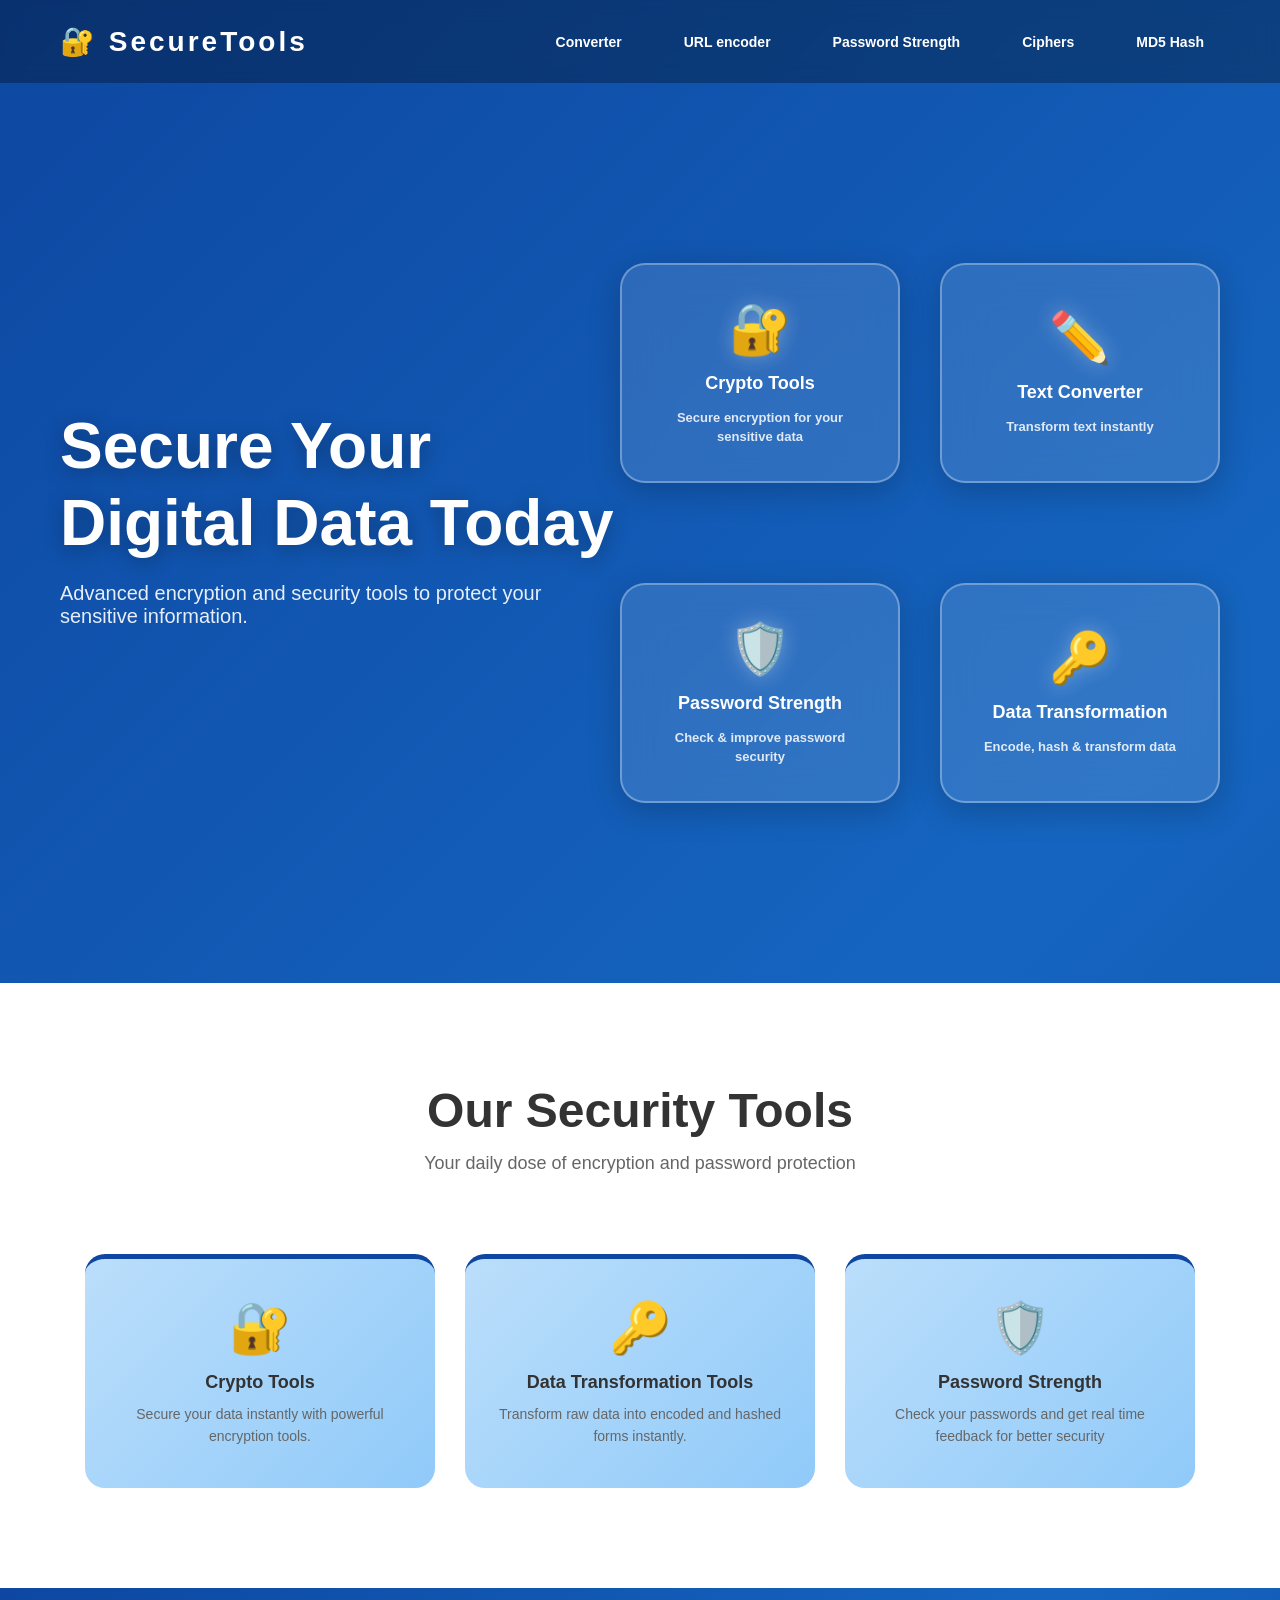
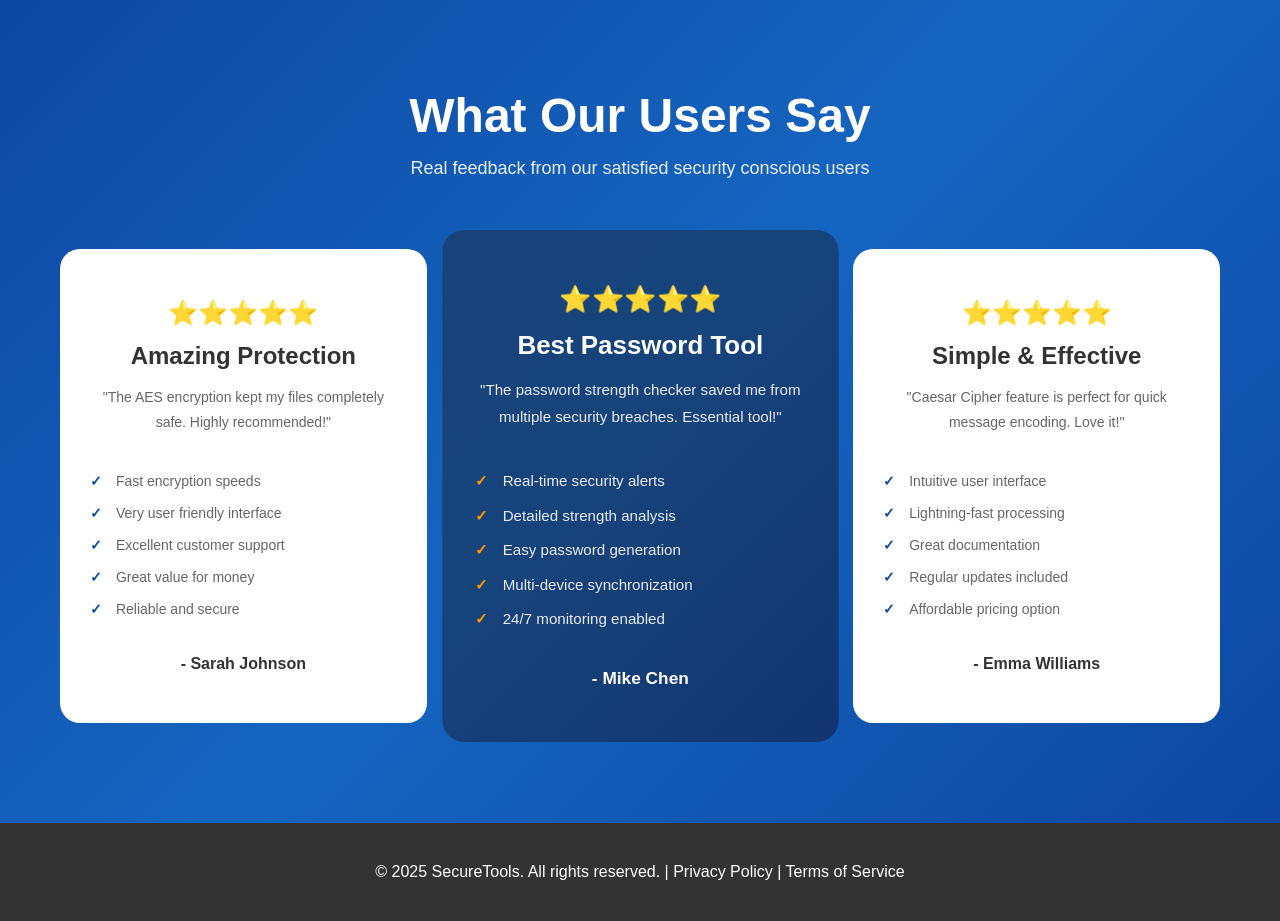
<file: index.html>
<!DOCTYPE html>
<html>
<head>
    <title>ICT Project</title>
    <style>
* {
    margin: 0;
    padding: 0;
    box-sizing: border-box;
}
body {
    font-family: 'Segoe UI', Tahoma, Geneva, Verdana, sans-serif;
    background: linear-gradient(135deg, #0d47a1 0%, #1565c0 50%, #0d47a1 100%);
    color: #333;
    min-height: 100vh;
}
.header {
    background: rgba(0, 0, 0, 0.3);
    padding: 25px 60px;
    display: flex;
    justify-content: space-between;
    align-items: center;
    backdrop-filter: blur(10px);
    position: sticky;
    top: 0;
    z-index: 100;
}
.brand {
    font-size: 28px;
    font-weight: 900;
    color: #fff;
    letter-spacing: 3px;
}
.menu {
    display: flex;
    gap: 30px;
}
.menu a {
    color: #fff;
    text-decoration: none;
    font-size: 14px;
    font-weight: 600;
    padding: 8px 16px;
    border-radius: 25px;
    transition: 0.3s;
}
.menu a:hover {
    background: rgba(255, 255, 255, 0.2);
    transform: translateY(-2px);
}
.banner {
    min-height: 100vh;
    display: flex;
    align-items: center;
    justify-content: space-between;
    padding: 80px 60px;
    position: relative;
    overflow: visible;
}
.banner-text {
    flex: 1;
    z-index: 2;
    color: white;
    max-width: 600px;
}
.banner-text h1 {
    font-size: 64px;
    font-weight: 900;
    line-height: 1.2;
    margin-bottom: 20px;
    text-shadow: 0 4px 20px rgba(0, 0, 0, 0.3);
}
.banner-text p {
    font-size: 20px;
    color: rgba(255, 255, 255, 0.9);
    margin-bottom: 30px;
}


.banner-graphic {
    flex: 1;
    position: relative;
    height: 600px;
    display: grid;
    grid-template-columns: 1fr 1fr;
    gap: 40px;
    align-items: center;
    justify-items: center;
}
.floating-card {
    position: relative;
    background: rgba(255, 255, 255, 0.12);
    border: 2px solid rgba(255, 255, 255, 0.3);
    border-radius: 25px;
    backdrop-filter: blur(20px);
    padding: 40px 30px;
    color: white;
    font-weight: 600;
    box-shadow: 0 8px 32px rgba(0, 0, 0, 0.2);
    display: flex;
    flex-direction: column;
    align-items: center;
    justify-content: center;
    gap: 15px;
    font-size: 18px;
    width: 280px;
    height: 220px;
    transition: all 0.3s ease;
    animation: pulse-float 4s ease-in-out infinite;
}
.floating-card:hover {
    background: rgba(255, 255, 255, 0.18);
    transform: translateY(-8px) scale(1.05);
    box-shadow: 0 15px 40px rgba(255, 255, 255, 0.2);
    border-color: rgba(255, 255, 255, 0.5);
}
.floating-card:nth-child(1) {
    animation-delay: 0s;
}
.floating-card:nth-child(2) {
    animation-delay: 1s;
}
.floating-card:nth-child(3) {
    animation-delay: 2s;
}
.floating-card:nth-child(4) {
    animation-delay: 3s;
}
@keyframes pulse-float {
    0%, 100% {
        transform: translateY(0px);
    }
    50% {
        transform: translateY(-20px);
    }
}
.card-icon {
    font-size: 50px;
    display: block;
    filter: drop-shadow(0 0 10px rgba(255, 255, 255, 0.3));
}
.card-title {
    font-size: 18px;
    font-weight: 700;
    text-align: center;
}
.card-desc {
    font-size: 13px;
    color: rgba(255, 255, 255, 0.85);
    text-align: center;
    line-height: 1.4;
}
.features {
    padding: 100px 60px;
    background: white;
}
.features-header {
    text-align: center;
    margin-bottom: 80px;
}
.features-header h2 {
    font-size: 48px;
    color: #333;
    margin-bottom: 15px;
    font-weight: 900;
}
.features-header p {
    font-size: 18px;
    color: #666;
}
.features-container {
    display: flex;
    justify-content: center;
    gap: 30px;
    max-width: 1400px;
    margin: 0 auto;
    flex-wrap: wrap;
}
.feature-item {
    text-align: center;
    padding: 40px 25px;
    background: linear-gradient(135deg, #bbdefb 0%, #90caf9 100%);
    border-radius: 20px;
    transition: 0.4s;
    cursor: pointer;
    border-top: 5px solid #0d47a1;
    flex: 0 1 calc(33.333% - 20px);
    max-width: 350px;
}
.feature-item:hover {
    transform: translateY(-10px);
    box-shadow: 0 20px 40px rgba(0, 0, 0, 0.1);
}
.feature-icon {
    font-size: 50px;
    margin-bottom: 15px;
    display: block;
}
.feature-item h3 {
    font-size: 18px;
    color: #333;
    margin-bottom: 10px;
    font-weight: 700;
}
.feature-item p {
    font-size: 14px;
    color: #666;
    line-height: 1.6;
}
.pricing {
    padding: 100px 60px;
    background: linear-gradient(135deg, #0d47a1 0%, #1565c0 50%, #0d47a1 100%);
}
.pricing-header {
    text-align: center;
    margin-bottom: 70px;
    color: white;
}
.pricing-header h2 {
    font-size: 48px;
    margin-bottom: 15px;
    font-weight: 900;
}
.pricing-header p {
    font-size: 18px;
    opacity: 0.9;
}
.pricing-cards {
    display: grid;
    grid-template-columns: repeat(3, 1fr);
    gap: 30px;
    max-width: 1200px;
    margin: 0 auto;
}
.price-card {
    background: white;
    padding: 50px 30px;
    border-radius: 20px;
    text-align: center;
    transition: 0.4s;
    position: relative;
}
.price-card:hover {
    transform: scale(1.05);
    box-shadow: 0 20px 50px rgba(0, 0, 0, 0.2);
}
.price-card.featured {
    background: linear-gradient(135deg, #1e2d4283 0%, rgba(19, 14, 35, 0.463) 100%);
    color: white;
    transform: scale(1.08);
}
.price-card h3 {
    font-size: 24px;
    margin-bottom: 15px;
    font-weight: 700;
}
.price {
    font-size: 48px;
    font-weight: 900;
    margin: 20px 0;
}
.price-card p {
    font-size: 14px;
    color: #666;
    margin-bottom: 30px;
    line-height: 1.8;
}
.price-card.featured p {
    color: rgba(255, 255, 255, 0.9);
}
.features-list {
    text-align: left;
    margin-bottom: 30px;
    font-size: 14px;
    color: #666;
}
.price-card.featured .features-list {
    color: rgba(255, 255, 255, 0.9);
}
.features-list li {
    list-style: none;
    padding: 8px 0;
}
.features-list li:before {
    content: "✓ ";
    color: #0d47a1;
    font-weight: bold;
    margin-right: 10px;
}
.price-card.featured .features-list li:before {
    color: #ff9800;
}
.btn-price {
    width: 100%;
    padding: 14px 20px;
    border: none;
    border-radius: 10px;
    font-size: 16px;
    font-weight: 700;
    cursor: pointer;
    transition: 0.3s;
}
.price-card .btn-price {
    background: #0d47a1;
    color: white;
}
.price-card .btn-price:hover {
    background: #0a3d91;
}
.price-card.featured .btn-price {
    background: #ff9800;
    color: #fff;
}
.price-card.featured .btn-price:hover {
    background: #fb8c00;
}
.footer {
    background: #333;
    color: white;
    text-align: center;
    padding: 40px 60px;
}
@media (max-width: 768px) {
    .banner {
        flex-direction: column;
        padding: 40px 20px;
        text-align: center;
    }
    .banner-text h1 {
        font-size: 40px;
    }
    .banner-text p {
        font-size: 16px;
    }
    .banner-buttons {
        justify-content: center;
    }
    .banner-graphic {
        grid-template-columns: 1fr 1fr;
        gap: 20px;
        height: auto;
        margin-top: 40px;
    }
    .floating-card {
        width: 100%;
        height: 180px;
        padding: 30px 20px;
    }
    .features-container {
        flex-direction: column;
    }
    .pricing-cards {
        grid-template-columns: 1fr;
    }
    .price-card.featured {
        transform: scale(1);
    }
    .menu {
        gap: 15px;
        font-size: 12px;
    }
    .features-header h2 {
        font-size: 36px;
    }
    .pricing-header h2 {
        font-size: 36px;
    }
}
    </style>
</head>
<body>
    <div class="header">
        <div class="brand">🔐 SecureTools</div>
        <nav class="menu">
            <a href="converter.html">Converter</a>
            <a href="urlencoder.html">URL encoder</a>
            <a href="passwordstrength.html">Password Strength</a>
            <a href="crytotools.html">Ciphers</a>
            <a href="md5hash.html">MD5 Hash</a>
        </nav>
    </div>
    <section class="banner">
        <div class="banner-text">
            <h1>Secure Your Digital Data Today</h1>
            <p>Advanced encryption and security tools to protect your sensitive information.</p>
        
        </div>
        <div class="banner-graphic">
            <div class="floating-card">
                <div class="card-icon">🔐</div>
                <div class="card-title">Crypto Tools</div>
                <div class="card-desc">Secure encryption for your sensitive data</div>
            </div>
            <div class="floating-card">
                <div class="card-icon">✏️</div>
                <div class="card-title">Text Converter</div>
                <div class="card-desc">Transform text instantly</div>
            </div>
            <div class="floating-card">
                <div class="card-icon">🛡️</div>
                <div class="card-title">Password Strength</div>
                <div class="card-desc">Check & improve password security</div>
            </div>
            <div class="floating-card">
                <div class="card-icon">🔑</div>
                <div class="card-title">Data Transformation</div>
                <div class="card-desc">Encode, hash & transform data</div>
            </div>
        </div>
    </section>
    <section class="features" id="features">
        <div class="features-header">
            <h2>Our Security Tools</h2>
            <p>Your daily dose of encryption and password protection</p>
        </div>
        <div class="features-container">
            <div class="feature-item" id="aes">
                <span class="feature-icon">🔐</span>
                <h3>Crypto Tools</h3>
                <p>Secure your data instantly with powerful encryption tools.</p>
            </div>
            <div class="feature-item" id="cipher">
                <span class="feature-icon">🔑</span>
                <h3>Data Transformation Tools</h3>
                <p>Transform raw data into encoded and hashed forms instantly.</p>
            </div>
            <div class="feature-item" id="password">
                <span class="feature-icon">🛡️</span>
                <h3>Password Strength</h3>
                <p>Check your passwords and get real time feedback for better security</p>
            </div>
        </div>
    </section>
    <section class="pricing" id="pricing">
        <div class="pricing-header">
            <h2>What Our Users Say</h2>
            <p>Real feedback from our satisfied security conscious users</p>
        </div>
        <div class="pricing-cards">
            <div class="price-card">
                <h3>⭐⭐⭐⭐⭐</h3>
                <div class="price" style="font-size: 24px; margin: 15px 0;">Amazing Protection</div>
                <p>"The AES encryption kept my files completely safe. Highly recommended!"</p>
                <ul class="features-list">
                    <li>Fast encryption speeds</li>
                    <li>Very user friendly interface</li>
                    <li>Excellent customer support</li>
                    <li>Great value for money</li>
                    <li>Reliable and secure</li>
                </ul>
                <div style="font-weight: 700; margin-top: 15px;">- Sarah Johnson</div>
            </div>
            <div class="price-card featured">
                <h3>⭐⭐⭐⭐⭐</h3>
                <div class="price" style="font-size: 24px; margin: 15px 0;">Best Password Tool</div>
                <p>"The password strength checker saved me from multiple security breaches. Essential tool!"</p>
                <ul class="features-list">
                    <li>Real-time security alerts</li>
                    <li>Detailed strength analysis</li>
                    <li>Easy password generation</li>
                    <li>Multi-device synchronization</li>
                    <li>24/7 monitoring enabled</li>
                </ul>
                <div style="font-weight: 700; margin-top: 15px;">- Mike Chen</div>
            </div>
            <div class="price-card">
                <h3>⭐⭐⭐⭐⭐</h3>
                <div class="price" style="font-size: 24px; margin: 15px 0;">Simple & Effective</div>
                <p>"Caesar Cipher feature is perfect for quick message encoding. Love it!"</p>
                <ul class="features-list">
                    <li>Intuitive user interface</li>
                    <li>Lightning-fast processing</li>
                    <li>Great documentation</li>
                    <li>Regular updates included</li>
                    <li>Affordable pricing option</li>
                </ul>
                <div style="font-weight: 700; margin-top: 15px;">- Emma Williams</div>
            </div>
        </div>
    </section>
    <div class="footer">
        <p>&copy; 2025 SecureTools. All rights reserved. | Privacy Policy | Terms of Service</p>
    </div>
</body>
</html>
</file>
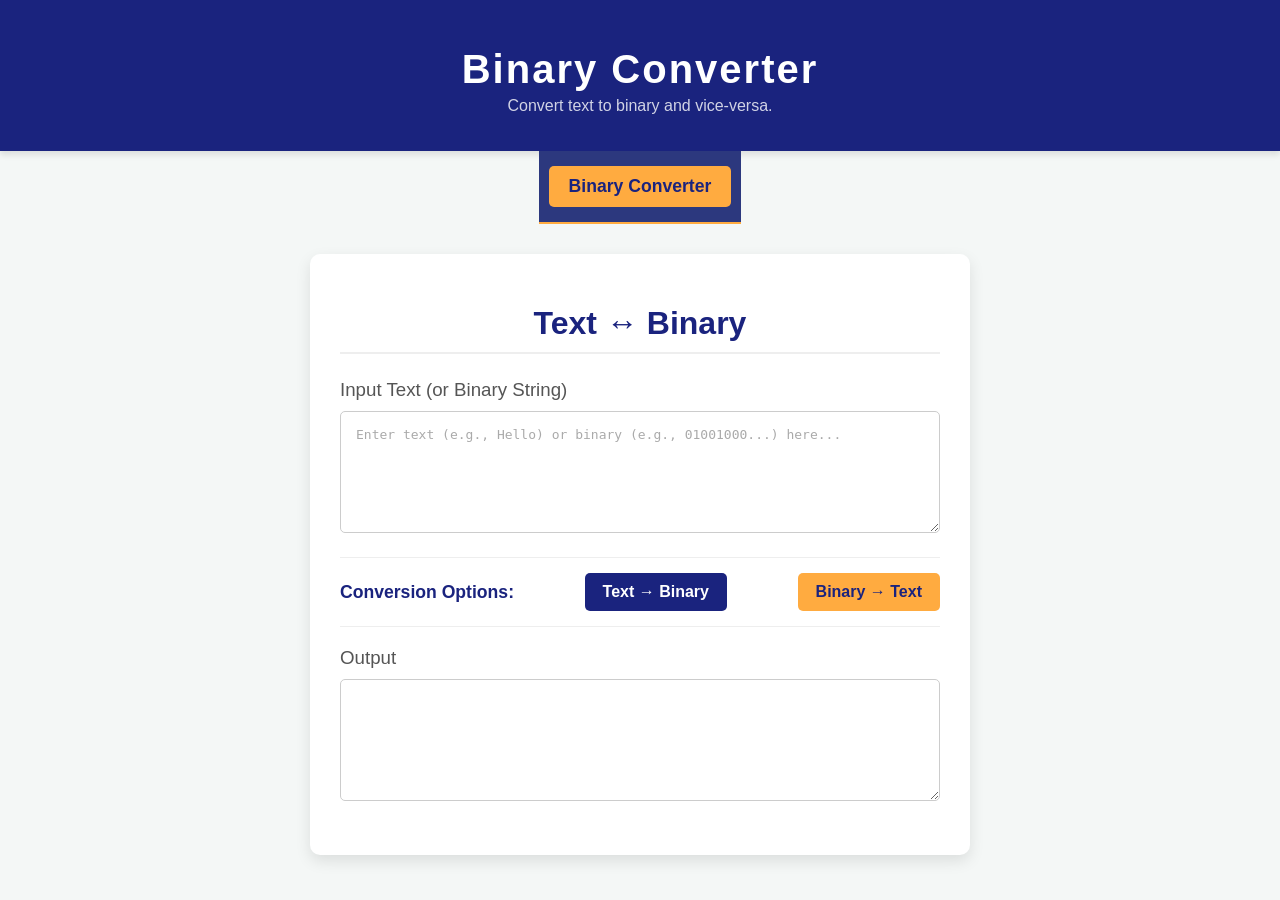
<file: converter.html>
<!DOCTYPE html>
<html lang="en">
<head>
    <meta charset="UTF-8">
    <meta name="viewport" content="width=device-width, initial-scale=1.0">
    <title>Binary Converter</title>
    <link rel="stylesheet" href="converter.css"> 
</head>
<body>
    <header>
        <h1>Binary Converter</h1>
        <p>Convert text to binary and vice-versa.</p>
    </header>

    <div>
        <nav>
            <button class="active"> Binary Converter</button>
        </nav>
    </div>
    <div class="div1" id="binary-tool">
        <h1>Text ↔ Binary</h1>
        
        <div class="div2">
            <h3>Input Text (or Binary String)</h3>
            <textarea 
                placeholder="Enter text (e.g., Hello) or binary (e.g., 01001000...) here..." id="input-text" rows="6"></textarea>
        </div>

        <div class="between">
            <label>Conversion Options:</label>
            <button onclick="textToBinary()">Text → Binary</button>
            <button onclick="binaryToText()">Binary → Text</button>
        </div>

        <div class="div2">
            <h3>Output</h3>
            <textarea 
                placeholder="Result will appear here..." id="output-text" rows="6" readonly>
            </textarea>
        </div>
    </div>
    <script>
        /**
         * Converts plain text to a binary string (8 bits per character, separated by spaces).
         */
        function textToBinary() {
            const inputText = document.getElementById("input-text").value;
            let binaryOutput = "";

            for (let i = 0; i < inputText.length; i++) {
                // Get the ASCII code (0-255) for the character
                const charCode = inputText.charCodeAt(i);
                
                // Convert the ASCII code to an 8-bit binary string
                const binary = charCode.toString(2).padStart(8, '0');
                
                binaryOutput += binary + " ";
            }

            // Trim trailing space and display
            document.getElementById("output-text").value = binaryOutput.trim();
        }

        /**
         * Converts a binary string (separated by spaces) back to plain text.
         */
        function binaryToText() {
            const inputText = document.getElementById("input-text").value.trim();
            let textOutput = "";
            
            // Split the input string by spaces to get individual binary segments
            const binarySegments = inputText.split(/\s+/);

            for (let i = 0; i < binarySegments.length; i++) {
                const binary = binarySegments[i];
                
                // Validate if the segment looks like binary
                if (!/^[01]+$/.test(binary)) {
                    document.getElementById("output-text").value = "Error: Input contains non-binary segments or unexpected characters.";
                    return;
                }

                // Convert the binary segment (base 2) to an integer (ASCII code)
                const charCode = parseInt(binary, 2);
                
                // Convert the ASCII code back to a character
                textOutput += String.fromCharCode(charCode);
            }

            document.getElementById("output-text").value = textOutput;
        }
    </script>
</body>
</html>
</file>
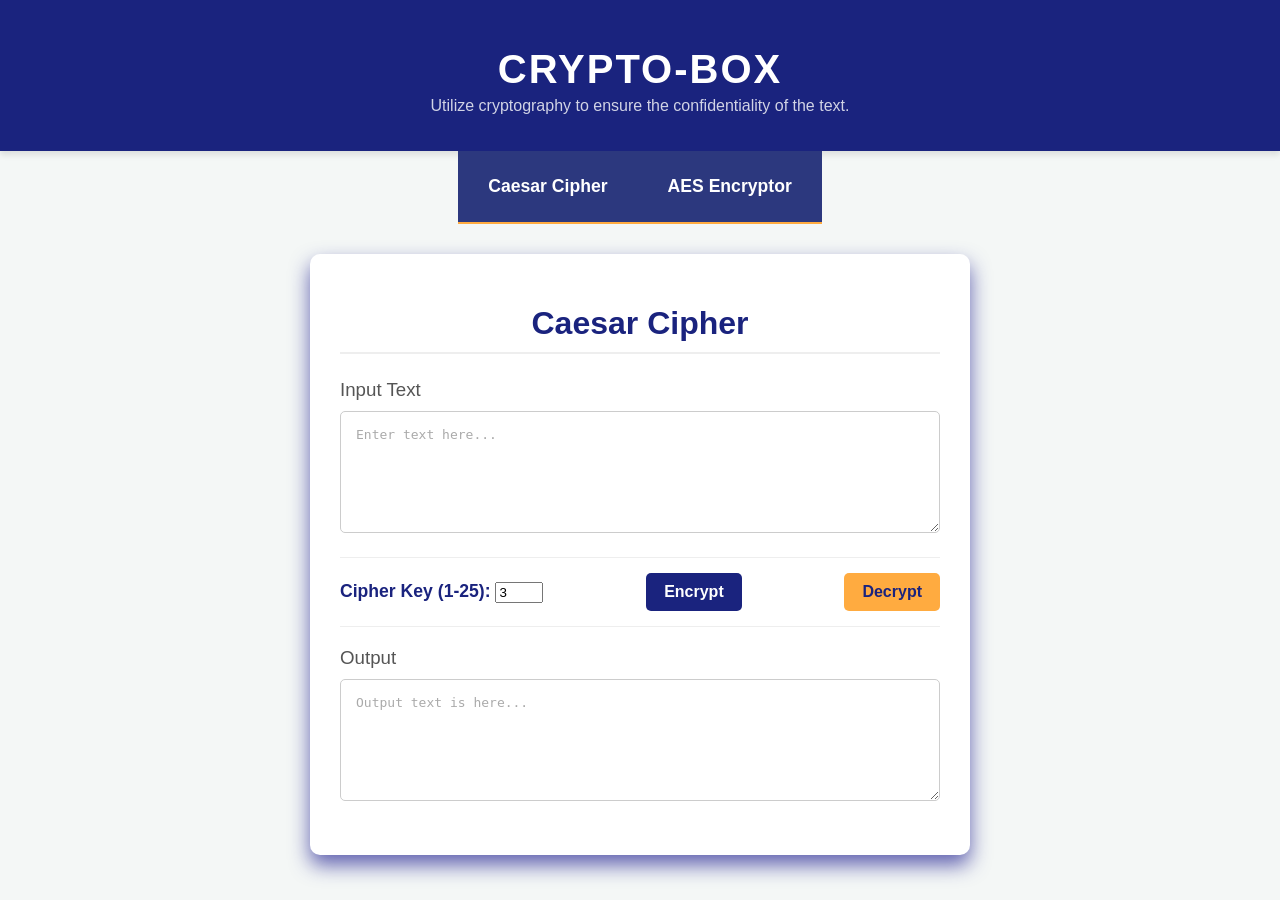
<file: crytotools.html>
<!DOCTYPE html>
<html lang="en">
<head>
    <meta charset="UTF-8">
    <meta name="viewport" content="width=device-width, initial-scale=1.0">
    <title>Encryption</title>
    <link rel="stylesheet" href="cryptotools.css">
    <script src="AEScrypto.js"></script>
</head>
<body>
    <header>
        <h1>CRYPTO-BOX</h1>
        <p>Utilize cryptography to ensure the confidentiality of the text.</p>
    </header>

    <div>
        <nav>
            <button id="tab-caesar" class="active" onclick="switchTab('caesar')"> Caesar Cipher</button>
            <button id="tab-aes" onclick="switchTab('aes')"> AES Encryptor</button>
        </nav>
    </div>
    <div class="tool-container div1" id="caesar-tool" style="display: block;">
        <h1>Caesar Cipher</h1>
        <div class="div2">
            <h3>Input Text</h3>
            <textarea placeholder="Enter text here..." name="text" id="input-text-caesar" rows="6"></textarea>
        </div>

        <div class="between">
            <label for="caesar-key">
                Cipher Key (1-25):
                <input type="number" id="caesar-key" min="1" max="25" value="3">
            </label>
            <button onclick="encryptCaesar()">Encrypt</button>
            <button onclick="decryptCaesar()">Decrypt</button>
        </div>

        <div class="div2">
            <h3>Output</h3>
            <textarea placeholder="Output text is here..." id="output-text-caesar" rows="6" readonly></textarea>
        </div>
    </div>
    <div class="tool-container div1" id="aes-tool" style="display: none;">
        <h1>AES Encryptor</h1>
        <div class="div2">
            <h3>Input Text</h3>
            <textarea placeholder="Enter text here..." id="input-text-aes" rows="6"></textarea>
        </div>

        <div class="between">
            <label for="aes-key">
                Encryption Key n (Password):
                <input type="text" id="aes-key" value="secretkey">
            </label>
            <button onclick="encryptAES()">Encrypt</button>
            <button onclick="decryptAES()">Decrypt</button>
        </div>

        <div class="div2">
            <h3>Output</h3>
            <textarea placeholder="Output text is here..." id="output-text-aes" rows="6" readonly></textarea>
        </div>
    </div>
   <script>
    // Function to switch between Caesar Cipher and AES Cipher tabs
    function switchTab(tabName) {
        // Get HTML elements for Caesar and AES tools
        const caesarTool = document.getElementById('caesar-tool');
        const aesTool = document.getElementById('aes-tool');

        // Get HTML elements for tab buttons
        const tabCaesar = document.getElementById('tab-caesar');
        const tabAes = document.getElementById('tab-aes');

        // If Caesar tab is selected
        if (tabName === 'caesar') {
            caesarTool.style.display = 'block';   // Show Caesar tool
            aesTool.style.display = 'none';       // Hide AES tool
            tabCaesar.classList.add('active');    // Highlight Caesar tab
            tabAes.classList.remove('active');    // Unhighlight AES tab
        } 
        // If AES tab is selected
        else if (tabName === 'aes') {
            caesarTool.style.display = 'none';    // Hide Caesar tool
            aesTool.style.display = 'block';      // Show AES tool
            tabCaesar.classList.remove('active'); // Unhighlight Caesar tab
            tabAes.classList.add('active');       // Highlight AES tab
        }
    }

    // Function to encrypt text using Caesar Cipher
    function encryptCaesar() {
        const inputText = document.getElementById("input-text-caesar").value; // Get input text
        const key = parseInt(document.getElementById("caesar-key").value);    // Get numeric key

        let encryptedText = ""; // Initialize encrypted text

        // Loop through each character of input
        for (let i = 0; i < inputText.length; i++) {
            const charCode = inputText.charCodeAt(i); // Get ASCII code of character

            // Encrypt uppercase letters (A-Z)
            if (charCode >= 65 && charCode <= 90) {
                encryptedText += String.fromCharCode(((charCode - 65 + key) % 26) + 65);
            } 
            // Encrypt lowercase letters (a-z)
            else if (charCode >= 97 && charCode <= 122) {
                encryptedText += String.fromCharCode(((charCode - 97 + key) % 26) + 97);
            } 
            // Keep non-alphabetic characters as is
            else {
                encryptedText += inputText[i];
            }
        }

        // Display encrypted text in output field
        document.getElementById("output-text-caesar").value = encryptedText;
    }

    // Function to decrypt text using Caesar Cipher
    function decryptCaesar() {
        const inputText = document.getElementById("input-text-caesar").value; // Get input text
        const key = parseInt(document.getElementById("caesar-key").value);    // Get numeric key

        let decryptedText = ""; // Initialize decrypted text

        // Loop through each character of input
        for (let i = 0; i < inputText.length; i++) {
            const charCode = inputText.charCodeAt(i); // Get ASCII code of character

            // Decrypt uppercase letters (A-Z)
            if (charCode >= 65 && charCode <= 90) {
                decryptedText += String.fromCharCode(((charCode - 65 - key + 26) % 26) + 65);
            } 
            // Decrypt lowercase letters (a-z)
            else if (charCode >= 97 && charCode <= 122) {
                decryptedText += String.fromCharCode(((charCode - 97 - key + 26) % 26) + 97);
            } 
            // Keep non-alphabetic characters as is
            else {
                decryptedText += inputText[i];
            }
        }

        // Display decrypted text in output field
        document.getElementById("output-text-caesar").value = decryptedText;
    }

    // Function to encrypt text using AES Cipher (CryptoJS library)
    function encryptAES() {
        const inputText = document.getElementById('input-text-aes').value; // Get input text
        const key = document.getElementById('aes-key').value;               // Get AES key

        // Encrypt using CryptoJS AES and convert to string
        const encrypted = CryptoJS.AES.encrypt(inputText, key).toString();

        // Display encrypted text in output field
        document.getElementById('output-text-aes').value = encrypted;
    }

    // Function to decrypt text using AES Cipher (CryptoJS library)
    function decryptAES() {
        const inputText = document.getElementById('input-text-aes').value; // Get input text
        const key = document.getElementById('aes-key').value;               // Get AES key
        
        try {
            // Decrypt using CryptoJS AES
            const decrypted = CryptoJS.AES.decrypt(inputText, key);

            // Convert decrypted bytes to string
            const decryptedText = decrypted.toString(CryptoJS.enc.Utf8);

            // If decryption fails or result is empty
            if (decryptedText === "") {
                document.getElementById('output-text-aes').value = "Decryption failed. Check key/ciphertext.";
            } else {
                document.getElementById('output-text-aes').value = decryptedText;
            }
        } catch (e) {
            // Handle errors (invalid ciphertext)
            document.getElementById('output-text-aes').value = "Error: Invalid ciphertext format.";
        }
    }

    // Automatically switch to Caesar tab when page loads
    document.addEventListener('DOMContentLoaded', () => {
        switchTab('caesar'); // Default tab
    });

</script>

</body>
</html>
</file>
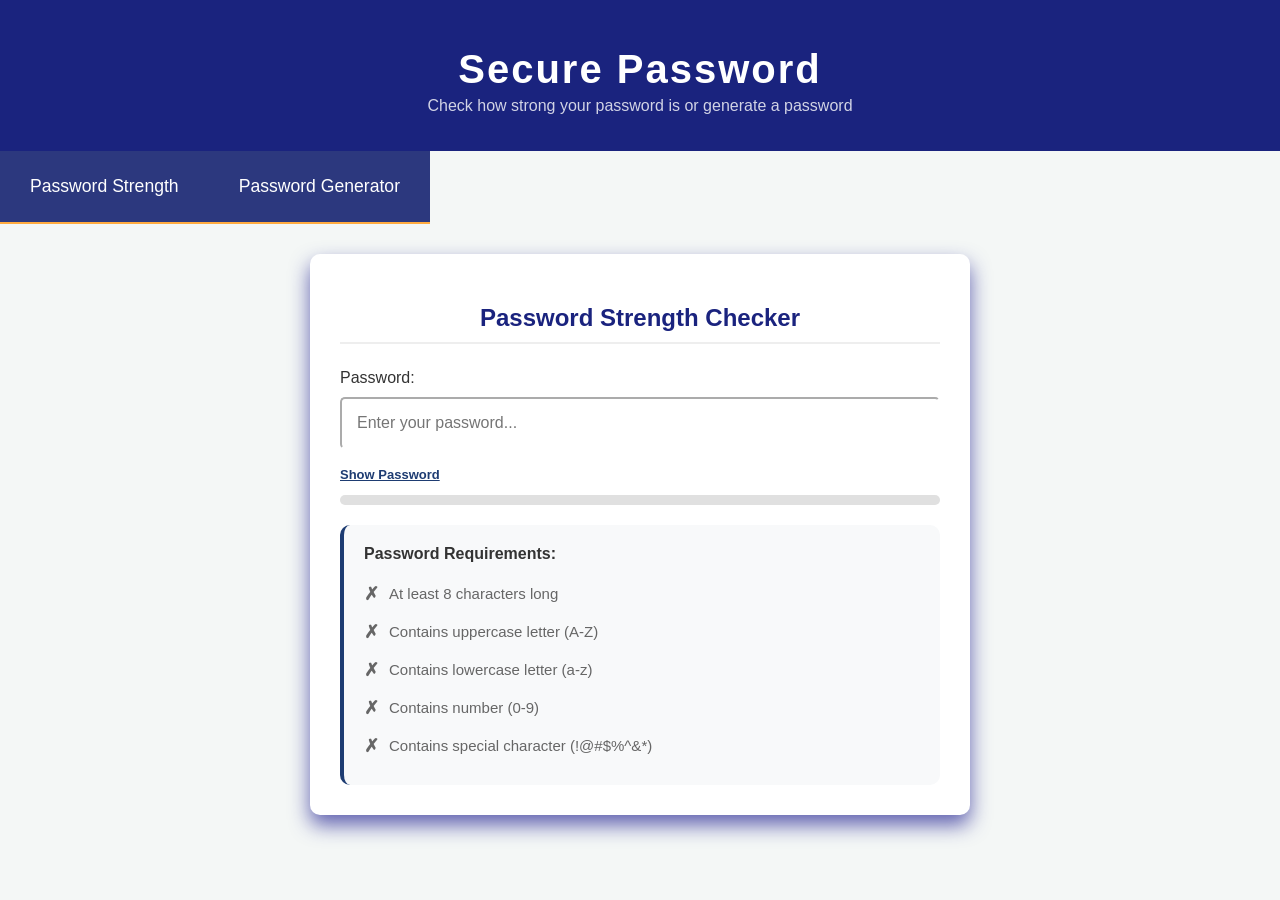
<file: passwordstrength.html>
<!DOCTYPE html>
<html lang="en">
<head>
    <meta charset="UTF-8">
    <meta name="viewport" content="width=device-width, initial-scale=1.0">
    <title>Password Strength Checker</title>
    <link rel="stylesheet" href="passwordstrength.css">
    <script src="passwordstrength.js"></script>
</head>
<body>
    <div class="heading">
        <h1>Secure Password</h1>
        <p>Check how strong your password is or generate a password</p>
    </div>
    <div class="buttons">
        <nav>
            <button id="tab-strength" class="active" onclick="switchTab('strength')">Password Strength</button>
            <button id="tab-generate" onclick="switchTab('generate')">Password Generator</button>
        </nav>
    </div>

    <div class="password" id="pwd-strength">
        <h2>Password Strength Checker</h2>
        <label for="pwdInput">Password:</label> <br>
        <input type="password" class="textbox" id="pwdInput" placeholder="Enter your password...">
        <span class="toggle-password" onclick="togglePassword()">Show Password</span>

        <div class="strength-meter">
            <div class="strength-bar" id="strengthBar"></div>
        </div>
        <div class="strength-text" id="strengthText"></div>
                
        <div class="requirements">
            <strong style="display: block; margin-bottom: 12px; color: #333;">Password Requirements:</strong>
            <div class="requirement" id="req-length">At least 8 characters long</div>
            <div class="requirement" id="req-uppercase">Contains uppercase letter (A-Z)</div>
            <div class="requirement" id="req-lowercase">Contains lowercase letter (a-z)</div>
            <div class="requirement" id="req-number">Contains number (0-9)</div>
            <div class="requirement" id="req-special">Contains special character (!@#$%^&*)</div>
        </div>
    </div>

    <div class="password" id="pwd-gen" style="display: none;">
        <h2>Password Generator</h2>
        <button type="button" class="btn btn-primary" onclick="generate()">Generate</button>
        <button type="button" class="btn btn-secondary" onclick="reset()">Reset</button>
        <input type="text" class="textbox" id="passOut" value="Your generated password will appear here" readonly>
        <button type="button" class="btn" id="copybtn" style="background-color: #c8c8c8;" onclick="copyPassword()">Copy</button>
        <span id="copyMessage" style="color: green; margin-left: 10px;"></span>
    </div>
</body>
</html>
</file>
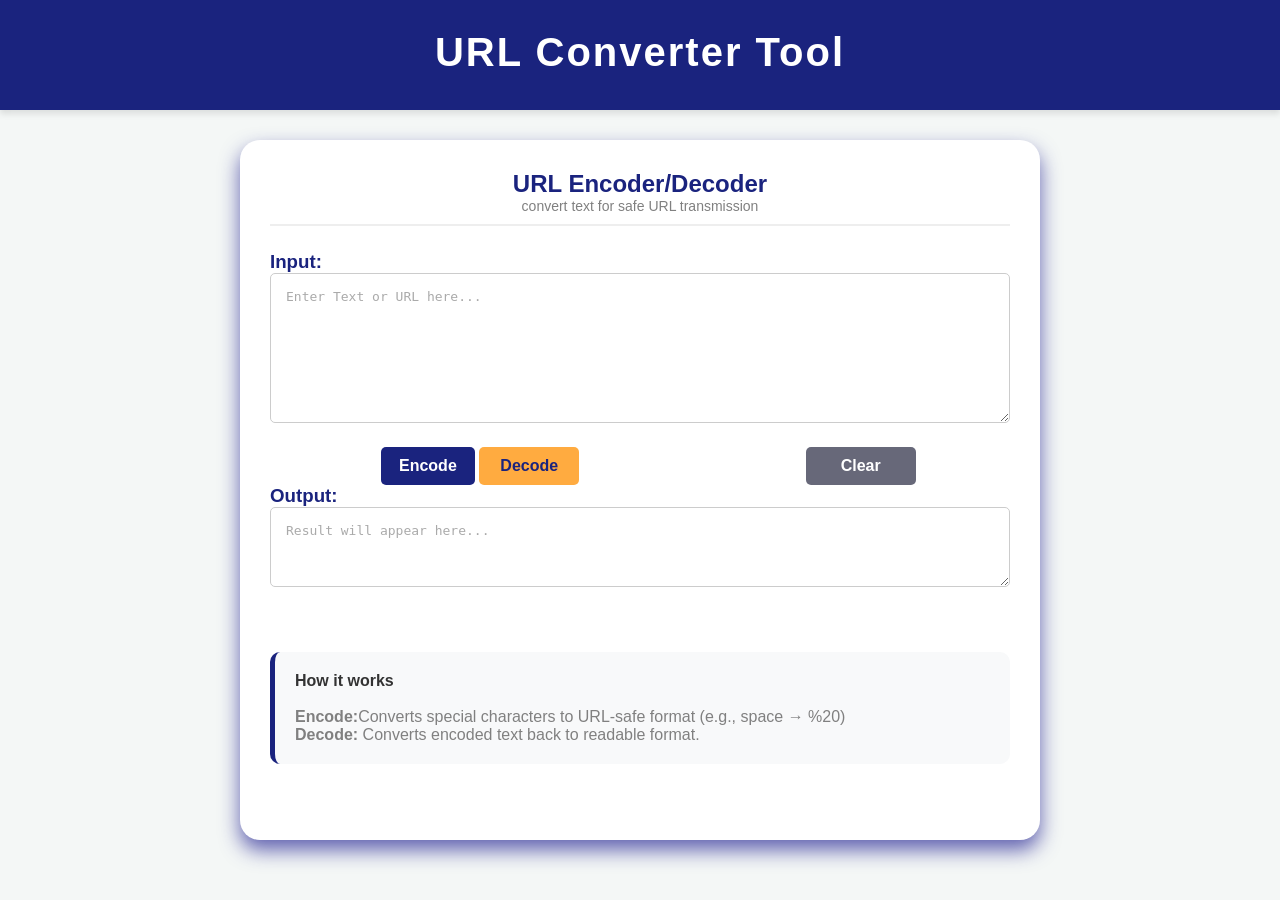
<file: urlencoder.html>
<!DOCTYPE html>
<html lang="en">
<head>
    <meta charset="UTF-8">
    <meta name="viewport" content="width=device-width, initial-scale=1.0">
    <title>URL encoder/decoder</title>
    <link rel="stylesheet" href="md5hash.css">
</head>
<body>
    <header>
    <h1> URL Converter Tool</h1>
    </header>
     <div class="container">
        <h2>URL Encoder/Decoder <br>
        <p style="font-size: 14px; color: grey; font-weight: normal;" class="subtitle">convert text for safe URL transmission</p></h2>
    <div class="input">
        <h3>Input: </h3>
        <textarea id="text" placeholder="Enter Text or URL here..." rows="5"></textarea>
    </div>
      <div class="button">
        <button id="prim2" class="primary-btn" onclick="encodeText()">Encode</button>
        <button class="secondary-btn" onclick="decodeText()">Decode</button>
        <button id="clear2" class="btn-clear" onclick="clearAll()">Clear</button>
    </div>
    <div class="output">
        <h3>Output:</h3>
        <textarea id="result" readonly rows="3" placeholder="Result will appear here..."></textarea>
    </div><br><br>
    <div class="info"> <h4>How it works</h4> <br>
    <p style="color: grey;"><b>Encode:</b>Converts special characters to URL-safe format (e.g., space → %20)</p>
<p style="color: grey;"><b>Decode:</b> Converts encoded text back to readable format.</p></div>
    </div> 
    <script>
        function encodeText() {
            var input = document.getElementById('text').value;
            if (input.trim() === '') {
                alert('please enter some text/URL to encode');
                return;
            }
            try {
                var encoded = encodeURIComponent(input);
                document.getElementById('result').value = encoded;

            }
            catch (e) {
                document.getElementById('result').value = 'error'
            }
        }
        function decodeText() {
            var input = document.getElementById('text').value;
            if(input.trim() === '') {
                alert('enter a text to decode');
                return;
            }
            try {
                var decoded = decodeURIComponent(input);
                document.getElementById('result').value = decoded;
            }
            catch (e) {
                document.getElementById('result').value = 'error'
            }
        }
        
        function clearAll() {
            document.getElementById('text').value = '';
            document.getElementById('result').value = '';
        }
    </script>
   
</body>
</html>
</file>
<file: converter.css>
body {
    font-family: 'Arial', sans-serif;
    background-color: #f4f7f6; 
    color: #333; 
    margin: 0;
    padding: 0;
    display: flex;
    flex-direction: column;
    align-items: center;
    min-height: 100vh;
}

header {
    background-color: #1a237e; 
    color: #fff; 
    padding: 20px 0;
    width: 100%;
    text-align: center;
    box-shadow: 0 4px 6px rgba(0, 0, 0, 0.1);
}

header h1 {
    margin-bottom: 5px;
    font-size: 2.5em;
    letter-spacing: 2px;
}

header p {
    margin-top: 0;
    font-size: 1em;
    opacity: 0.8;
}
nav {
    display: flex;
    justify-content: center;
    padding: 15px 0;
    width: 100%;
    background-color: #2c387e; 
    border-bottom: 2px solid #ffab40; 
}

nav button {
    background-color: transparent;
    border: none;
    color: #fff;
    padding: 10px 20px;
    margin: 0 10px;
    font-size: 1.1em;
    cursor: pointer;
    transition: background-color 0.3s, color 0.3s;
    border-radius: 5px;
}

nav button:hover, nav button.active {
    background-color: #ffab40;
    color: #1a237e;
}
.div1 {
    background-color: #fff;
    padding: 30px;
    margin: 30px 20px;
    border-radius: 10px;
    box-shadow: 0 6px 15px rgba(0, 0, 0, 0.1);
    max-width: 600px;
    width: 100%;
}

.div1 h1 {
    color: #1a237e; 
    text-align: center;
    margin-bottom: 25px;
    border-bottom: 2px solid #eee;
    padding-bottom: 10px;
}

.div2 {
    margin-bottom: 20px;
}

.div2 h3 {
    color: #555;
    margin-bottom: 10px;
    font-weight: normal;
}

textarea {
    width: 100%;
    padding: 15px;
    border: 1px solid #ccc;
    border-radius: 5px;
    box-sizing: border-box;
    resize: vertical;
    font-size: 1em;
    transition: border-color 0.3s, box-shadow 0.3s;
}

textarea:focus {
    border-color: #ffab40;
    box-shadow: 0 0 5px rgba(255, 171, 64, 0.5);
    outline: none;
}

.between {
    display: flex;
    justify-content: space-between;
    align-items: center;
    margin: 20px 0;
    padding: 15px 0;
    border-top: 1px solid #eee;
    border-bottom: 1px solid #eee;
}

label {
    font-size: 1.1em;
    color: #1a237e; 
    font-weight: bold;
}

button {
    padding: 10px 18px;
    border: none;
    border-radius: 5px;
    font-size: 1em;
    font-weight: bold;
    cursor: pointer;
    transition: background-color 0.3s, transform 0.1s, color 0.3s;
}

.between button:nth-child(2) { 
    background-color: #1a237e; 
    color: #fff;
}

.between button:nth-child(3) { 
    background-color: #ffab40; 
    color: #1a237e;
}

.between button:hover {
    opacity: 0.9;
    transform: translateY(-2px);
    box-shadow: 0 2px 4px rgba(0, 0, 0, 0.1);
}

.between button:active {
    transform: translateY(0);
}

::placeholder {
    color: #aaa;
    opacity: 1;
}

@media (max-width: 650px) {
    .div1 {
        margin: 20px 0;
        padding: 20px 0;
    }

    .between {
        flex-direction: column;
        gap: 15px;
    }
}
</file>
<file: cryptotools.css>
body {
    font-family: 'Arial', sans-serif;
    background-color: #f4f7f6;
    color: #333; 
    margin: 0;
    padding: 0;
    display: flex;
    flex-direction: column;
    align-items: center;
    min-height: 100vh;
}

header {
    background-color: #1a237e;
    color: #fff;
    padding: 20px 0;
    width: 100%;
    text-align: center;
    box-shadow: 0 4px 6px rgba(0, 0, 0, 0.1);
}

header h1 {
    margin-bottom: 5px;
    font-size: 2.5em;
    letter-spacing: 2px;
}

header p {
    margin-top: 0;
    font-size: 1em;
    opacity: 0.8;
}


nav {
    display: flex;
    justify-content: center;
    padding: 15px 0;
    width: 100%;
    background-color: #2c387e; 
    border-bottom: 2px solid #ffab40;
}

nav button {
    background-color: transparent;
    border: none;
    color: #fff;
    padding: 10px 20px;
    margin: 0 10px;
    font-size: 1.1em;
    cursor: pointer;
    transition: background-color 0.3s, color 0.3s;
    border-radius: 5px;
}

nav button:hover {
    background-color: #ffab40; 
    color: #1a237e;
}

.div1 {
    background-color: #fff;
    padding: 30px;
    margin: 30px 20px;
    border-radius: 10px;
    box-shadow: 0 10px 20px rgba(29, 29, 143, 0.684);
    max-width: 600px;
    width: 100%;
}

.div1 h1 {
    color: #1a237e; 
    text-align: center;
    margin-bottom: 25px;
    border-bottom: 2px solid #eee;
    padding-bottom: 10px;
}

.div2 {
    margin-bottom: 20px;
}

.div2 h3 {
    color: #555;
    margin-bottom: 10px;
    font-weight: normal;
}

textarea {
    width: 100%;
    padding: 15px;
    border: 1px solid #ccc;
    border-radius: 5px;
    box-sizing: border-box;
    resize: vertical;
    font-size: 1em;
    transition: border-color 0.3s, box-shadow 0.3s;
}

textarea:focus {
    border-color: #ffab40; 
    box-shadow: 0 0 5px rgba(255, 171, 64, 0.5);
    outline: none;
}

.between {
    display: flex;
    justify-content: space-between;
    align-items: center;
    margin: 20px 0;
    padding: 15px 0;
    border-top: 1px solid #eee;
    border-bottom: 1px solid #eee;
}

label {
    font-size: 1.1em;
    color: #1a237e;
    font-weight: bold;
}

#key {
    padding: 8px;
    width: 50px;
    text-align: center;
    border: 1px solid #ccc;
    border-radius: 5px;
    margin-left: 5px;
}

#key:focus {
    border-color: #ffab40;
    outline: none;
}

button {
    padding: 10px 18px;
    border: none;
    border-radius: 5px;
    font-size: 1em;
    font-weight: bold;
    cursor: pointer;
    transition: background-color 0.3s, transform 0.1s, color 0.3s;
}

.between button:nth-child(2) { 
    background-color: #1a237e; 
    color: #fff;
}

.between button:nth-child(3) { 
    background-color: #ffab40; 
    color: #1a237e;
}

.between button:hover {
    opacity: 0.9;
    transform: translateY(2px);
    box-shadow: 0 2px 4px rgba(0, 0, 0, 0.1);
}

.between button:active {
    transform: translateY(0);
}

::placeholder {
    color: #aaa;
    opacity: 1;
}
 
@media (max-width: 768px) {
    .div1 {
        margin: 20px 0;
        padding: 20px 0;
    }

    .between {
        flex-direction: column;
        gap: 15px;
    }
}
</file>
<file: passwordstrength.css>
body {
    font-family: Arial, Helvetica, sans-serif;
    background-color: #f4f7f6;
    color: #333;
    margin: 0;
    padding: 0;
}

.heading {
    margin-top: 0;
    text-align: center;
    background-color: #1a237e;
    color: #fff;
    padding: 20px 0;
    width: 100%;
}

.heading h1 {
    margin-bottom: 5px;
    font-size: 2.5em;
    letter-spacing: 2px;
}

.heading p {
    margin-top: 0;
    font-size: 1em;
    opacity: 0.8;
}

nav {
    display: flex;
    justify-content: center;
    padding: 15px 0;
    width: 100%;
    background-color: #2c387e; 
    border-bottom: 2px solid #ffab40;
}

nav button {
    background-color: transparent;
    border: none;
    color: #fff;
    padding: 10px 20px;
    margin: 0 10px;
    font-size: 1.1em;
    cursor: pointer;
    transition: background-color 0.3s, color 0.3s;
    border-radius: 5px;
}

nav button:hover {
    background-color: #ffab40; 
    color: #1a237e;
}

.buttons {
    display: flex;
    max-width: fit-content;
    justify-self: center;
}

.password {
    display: block;
    padding: 30px;
    margin: 30px auto;
    width: 100%;
    background-color: #fff;
    border-radius: 10px;
    box-shadow: 0 10px 20px rgba(29, 29, 143, 0.684);
    max-width: 600px;
}

h2 {
    color: #1a237e; 
    text-align: center;
    margin-bottom: 25px;
    border-bottom: 2px solid #eee;
    padding-bottom: 10px;
}

.textbox {
    margin: 10px 0;
    width: 100%;
    padding: 15px;
    border-radius: 5px;
    box-sizing: border-box;
    font-size: 1em;
    border-color: #fff;
    outline: none;
}

.textbox:focus {
    border-color: #ffab40; 
    box-shadow: 0 0 5px rgba(255, 171, 64, 0.5);
    outline: none;
}

.toggle-password {
    cursor: pointer;
    color: #1e3c72;
    font-size: 13px;
    text-decoration: underline;
    display: inline-block;
    margin-top: 8px;
    font-weight: 600;
}

.strength-meter {
    height: 10px;
    background: #e0e0e0;
    border-radius: 5px;
    margin-top: 12px;
    overflow: hidden;
}

.strength-bar {
    height: 100%;
    width: 0%;
    transition: width 0.3s, background-color 0.3s;
    border-radius: 5px;
}

.strength-text {
    margin-top: 10px;
    font-weight: 600;
    font-size: 15px;
}

.bar-weak { background-color: #f44336; }
.bar-fair { background-color: #ff9800; }
.bar-good { background-color: #2196f3; }
.bar-strong { background-color: #4caf50; }
        
.strength-weak { color: #f44336; }
.strength-fair { color: #ff9800; }
.strength-good { color: #2196f3; }
.strength-strong { color: #4caf50; }

.requirements {
    margin-top: 20px;
    padding: 20px;
    background: #f8f9fa;
    border-radius: 10px;
    border-left: 4px solid #1e3c72;
}

.requirement {
    padding: 8px 0;
    font-size: 15px;
    color: #666;
    display: flex;
    align-items: center;
    gap: 10px;
}

.requirement.met {
    color: #4caf50;
}
        
.requirement::before {
    content: '✗';
    font-weight: bold;
    font-size: 18px;
}
        
.requirement.met::before {
    content: '✓';
}

.btn {
    padding: 10px 18px;
    border: none;
    border-radius: 5px;
    font-size: 1em;
    font-weight: bold;
    cursor: pointer;
    transition: background-color 0.3s, transform 0.1s, color 0.3s;
}

.btn-primary {
    background-color: #1a237e; 
    color: #fff;
}

.btn-secondary {
    background-color: #ffab40; 
    color: #1a237e;
}

.btn:hover {
    opacity: 0.9;
    transform: translateY(2px);
    box-shadow: 0 2px 4px rgba(0, 0, 0, 0.1);
}

@media(max-width: 768px){
    .heading h1 {
        font-size: 1.8em;
    }
    
    nav button {
      padding: 8px 12px;
        margin: 0 5px;
        font-size: 0.9em;
    }
    
    .password {
        padding: 20px 0;
        margin: 20px 0;
    }
    
    h2 {
        font-size: 1.3em;
    }
    
    .textbox {
        padding: 12px;
        font-size: 0.95em;
    }
    
    .btn {
        padding: 8px 15px;
        font-size: 0.9em;
    }
}
</file>
<file: md5hash.css>
* {
    margin: 0%;
    padding: 0%;
    box-sizing: border-box;
}

body {
    font-family: 'Arial', sans-serif;
    background-color: #f4f7f6;
    color: #333; 
    margin: 0;
    padding: 0;
    display: flex;
    flex-direction: column;
    align-items: center;
    min-height: 100vh;
}

header {
    background-color: #1a237e;
    color: #fff;
    padding: 30px 0;
    width: 100%;
    text-align: center;
    box-shadow: 0 4px 6px rgba(0, 0, 0, 0.1);
    position: relative;
}

header h1 {
    margin-bottom: 5px;
    font-size: 2.5em;
    letter-spacing: 2px;

}
.container {
    background-color: #fff;
    padding: 30px;
    margin: 30px 20px;
    border-radius: 20px;
    box-shadow: 0 10px 20px rgba(29, 29, 143, 0.684);
    max-width: 800px;
    width: 100%;
    min-height: 700px;
    min-width: 700px;
    
}


.container h2 {
    color: #1a237e; 
    text-align: center;
    margin-bottom: 25px;
    border-bottom: 2px solid #eee;
    padding-bottom: 10px;
}
textarea {
    width: 100%;
    padding: 15px;
    border: 1px solid #ccc;
    border-radius: 5px;
    box-sizing: border-box;
    resize: vertical;
    font-size: 1em;
    transition: border-color 0.3s, box-shadow 0.3s;
    min-height: 150px
  
}
textarea:hover {
    transform: translateY(-1px);
    box-shadow: 0 2px 8px #ffab40;
}
textarea:focus {
    border-color: #ffab40; 
    box-shadow: 0 0 5px rgba(255, 171, 64, 0.5);
    outline: none;
}

.button {
    text-align: justify;
    margin-top: 20px;
    min-width: 200px;
}
.primary-btn {
    background-color: #1a237e;
    color: #fff;
    align-self: center;
    padding: 10px 18px;
    border: none;
    border-radius: 5px;
    font-size: 1em;
    font-weight: bold;
    align-items: center;
    text-align: center;
    cursor: pointer;
    transition: background-color 0.3s, transform 0.1s, color 0.3s;

}
.primary-btn:hover {

    transform: translateY(-3px);
}

.primary-btn:active {
    transform: translateY(-1px);
    box-shadow: 0 4px 15px rgba(255, 171, 64, 0.4);
}

#prim1 {
    margin-left: 60%;
}

#prim2 {
    margin-left: 15%;
}

.secondary-btn {
    background-color: #ffab40;
    color: #1a237e;
    align-self: center;
    padding: 10px;
    margin-right: 10%;
    width: 100px;
    border: none;
    border-radius: 5px;
    font-size: 1em;
    font-weight: bold;
    align-items: center;
    text-align: center;
    cursor: pointer;
    transition: background-color 0.3s, transform 0.1s, color 0.3s;
   
}
.secondary-btn:hover {
   
    transform: translateY(-3px);
    box-shadow: 0px 4spx 15px #ffab40;
}
.secondary-btn:active {
    transform: translateY(-1px);
    box-shadow: 0 4px 15px rgba(255, 171, 64, 0.4);
}
.btn-clear {
    background-color: #676879;
    color: #fff;
    align-self: center;
    padding: 10px 35px;
    border: none;
    border-radius: 5px;
    font-size: 1em;
    font-weight: bold;
    align-items: center;
    text-align: center;
    cursor: pointer;
    transition: background-color 0.3s, transform 0.1s, color 0.3s;
 
}
.btn-clear:hover {
    transform: translateY(-1px);
}

#clear2 {
    margin-left: 20%;
}

::placeholder {
    color: #aaa;
    opacity: 1;
}
.container h3 {
      color: #1a237e; 
    text-align: left;
    margin-bottom: 0px;
    font-size: 19;
    padding-bottom: 0px;
}
#result {
    min-height: 80px;
}
.info {
    
      background: #f8f9fa;
            padding: 20px;
            border-radius: 10px;
            margin-top: 25px;
            border-left: 5px solid #1a237e;
          
}
/* Media Queries for Responsive Design */
@media (max-width: 768px) {
    header h1 {
        font-size: 1.8em;
        letter-spacing: 1px;
    }
    
    .container {
        min-width: auto;
        width: 95%;
        margin: 20px 10px;
        padding: 20px;
        min-height: auto;
    }
    
    textarea {
        min-height: 120px;
        font-size: 0.95em;
    }
    
    .primary-btn,
    .secondary-btn,
    .btn-clear {
        padding: 10px 25px;
        font-size: 0.95em;
        margin-left: 40%;
    }

    #prim1,#prim2 {
        margin-left: 40%;
    }

    #clear2 {
        margin-left: 40%;
    }
}

@media (max-width: 480px) {
    header h1 {
        font-size: 1.5em;
    }
    
    header {
        padding: 15px 0;
    }
    
    .container {
        padding: 15px;
        margin: 15px 5px;
        border-radius: 15px;
    }
    
    .container h2 {
        font-size: 1.3em;
        margin-bottom: 20px;
    }
    
    .container h3 {
        font-size: 17px;
    }
    
    textarea {
        min-height: 100px;
        padding: 12px;
    }
    
    .primary-btn,
    .secondary-btn,
    .btn-clear {
        width: 50%;
        padding: 12px;
        margin-top: 10px;
        margin-left: 25%;
    }

    #prim1,#prim2 {
        margin-left: 25%;
    }

    #clear2 {
        margin-left: 25%;
    }
    
    .button {
        min-width: auto;
    }
    
    .info {
        padding: 15px;
        margin-top: 20px;
    }
}
</file>
